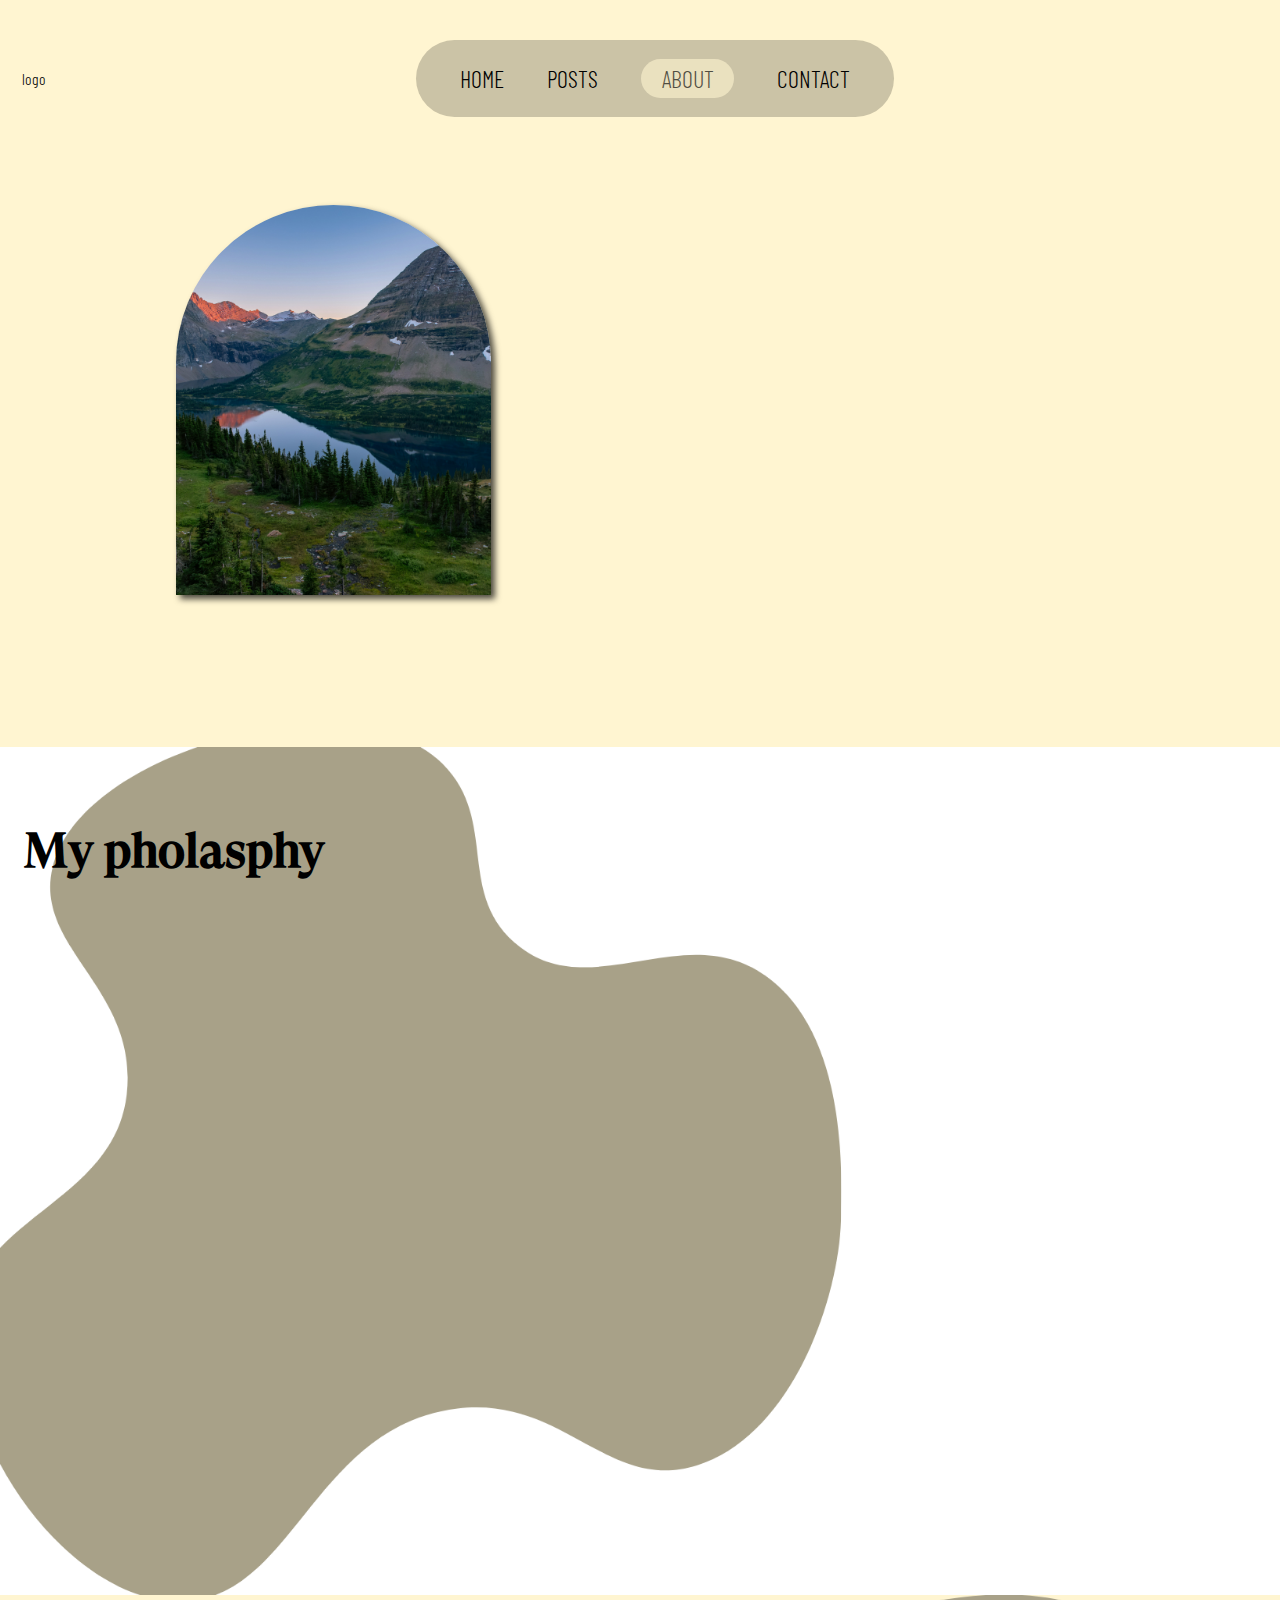
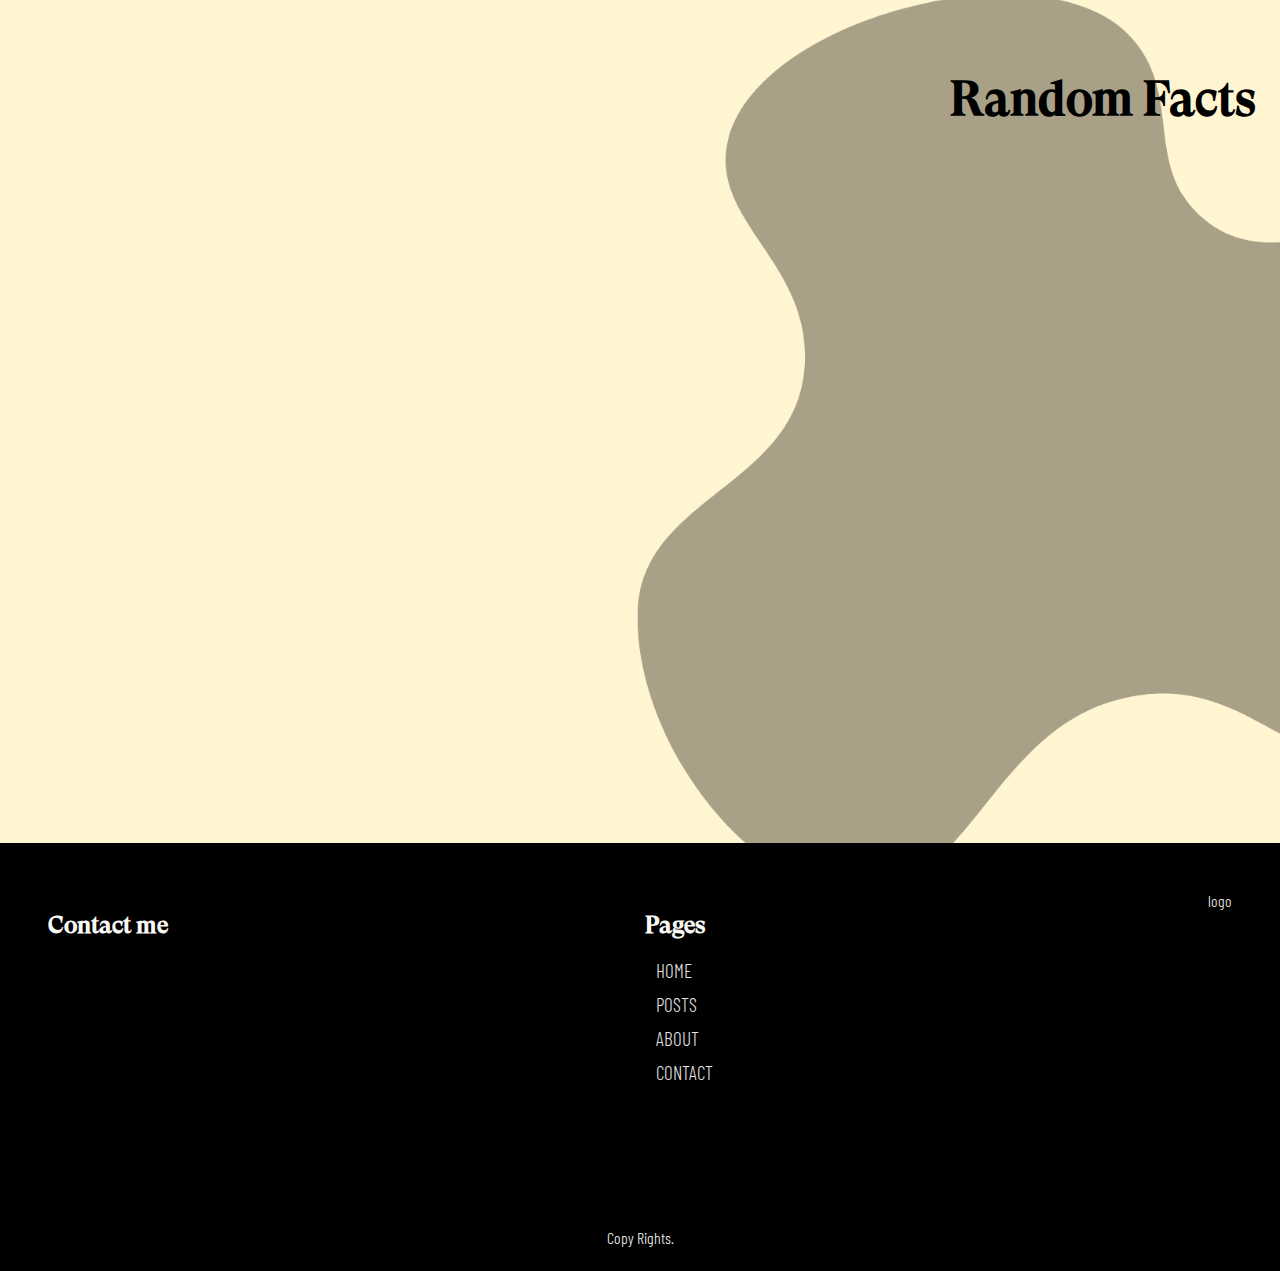
<file: about.html>
<!DOCTYPE html>
<html lang="en">

<head>
    <meta charset="UTF-8">
    <meta name="viewport" content="width=device-width, initial-scale=1.0">
    <title>About</title>
    <link rel="stylesheet" href="style.css">
    <link rel="stylesheet" href="about.css">
    <link rel="preconnect" href="https://fonts.googleapis.com">
    <link rel="preconnect" href="https://fonts.gstatic.com" crossorigin>
    <link
        href="https://fonts.googleapis.com/css2?family=Merriweather:ital,wght@0,300;0,400;0,700;0,900;1,300;1,400;1,700;1,900&display=swap"
        rel="stylesheet">
    <link
        href="https://fonts.googleapis.com/css2?family=Barlow+Condensed:ital,wght@0,100;0,200;0,300;0,400;0,500;0,600;0,700;0,800;0,900;1,100;1,200;1,300;1,400;1,500;1,600;1,700;1,800;1,900&family=Merriweather:ital,wght@0,300;0,400;0,700;0,900;1,300;1,400;1,700;1,900&display=swap"
        rel="stylesheet">
</head>

<body>

    <div class="header">
        <span class="logo">logo</span>
        <div class="nav-bar-wrapper">
            <div class="nav-bar">
                <a class="nav-link" href="index.html">HOME</a>
                <a class="nav-link" href="posts.html">POSTS</a>
                <a class="nav-link" href="about.html">ABOUT</a>
                <a class="nav-link" href="contact.html">CONTACT</a>
            </div>
        </div>
    </div>


    <div class="about-me-intro">
        <div class="profile-img"><img alt="Profile Img" src="imgs\gantavya-bhatt-oXUClTxxVFQ-unsplash.jpg"></div>
        <p class="animated-p">At Aurora Designs, we believe in transforming everyday moments into extraordinary experiences. Our
            innovative approach blends cutting-edge technology with timeless elegance, creating solutions that not only
            meet but exceed expectations. From dynamic interfaces to intuitive user experiences, our team is dedicated
            to crafting designs that inspire and captivate. Discover how Aurora Designs can elevate your brand and leave
            a lasting impression.
        </p>
    </div>



    <div class="philosophy">
        <h1>My pholasphy</h1>
        <div class="animated-p about-lists">
            <ul class="animated-p philosophy-list" >
                <li><img>1</li>
                <li>There is no regrests lessons only </li>
                <li><img>2</li>
                <li>There is no regrests lessons only </li>
                <li><img>3</li>
                <li>There is no regrests lessons only </li>
                <li><img>4</li>
                <li>There is no regrests lessons only </li>
            </ul>
        </div>
    </div>

    <div class="random-facts">
        <h1 class="random-header">Random Facts</h1>
        <div class="animated-p about-lists">
            <ul class="animated-p random-facts-list">
                <li><img>1</li>
                <li>There is no regrests lessons only </li>
                <li><img>2</li>
                <li>There is no regrests lessons only </li>
                <li><img>3</li>
                <li>There is no regrests lessons only </li>
                <li><img>4</li>
                <li>There is no regrests lessons only </li>
            </ul>


        </div>

    </div>
    <div class="footer">
        <div class="contact-me">
            <h2 class="footer-title">Contact me</h2>
        </div>
        <div class="site-map">
            <h2 class="footer-title">Pages</h2>
            <ul>
                <li><a href="index.html">HOME</a></li>
                <li><a href="posts.html">POSTS</a></li>
                <li><a href="about.html">ABOUT</a></li>
                <li><a href="contact.html">CONTACT</a></li>
            </ul>
        </div>
        <div class="logo-side">
            <span class="logo">logo</span>
        </div>
    </div>

    <div class="copy-right">
        Copy Rights.
    </div>
    <script src="script.js"></script>
</body>

</html>
</file>
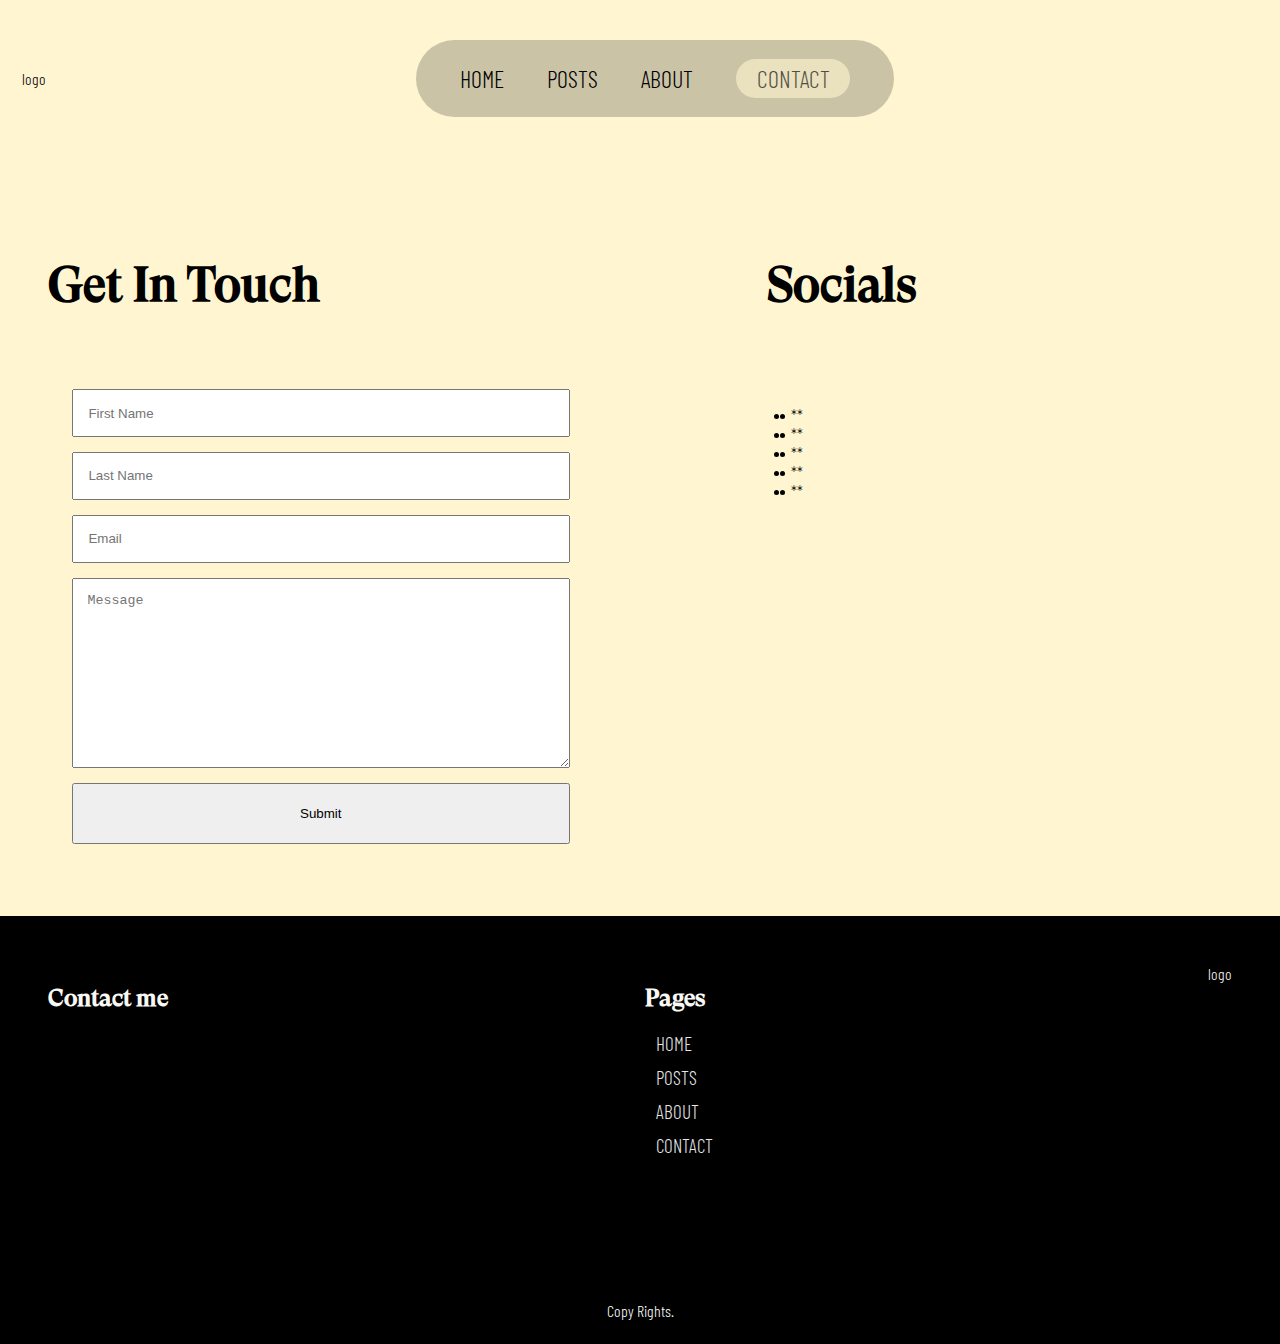
<file: contact.html>
<!DOCTYPE html>
<html lang="en">

<head>
    <meta charset="UTF-8">
    <meta name="viewport" content="width=device-width, initial-scale=1.0">
    <title>Contact</title>
    <link rel="stylesheet" href="style.css">
    <link rel="preconnect" href="https://fonts.googleapis.com">
    <link rel="preconnect" href="https://fonts.gstatic.com" crossorigin>
    <link
        href="https://fonts.googleapis.com/css2?family=Merriweather:ital,wght@0,300;0,400;0,700;0,900;1,300;1,400;1,700;1,900&display=swap"
        rel="stylesheet">
    <link
        href="https://fonts.googleapis.com/css2?family=Barlow+Condensed:ital,wght@0,100;0,200;0,300;0,400;0,500;0,600;0,700;0,800;0,900;1,100;1,200;1,300;1,400;1,500;1,600;1,700;1,800;1,900&family=Merriweather:ital,wght@0,300;0,400;0,700;0,900;1,300;1,400;1,700;1,900&display=swap"
        rel="stylesheet">
</head>

<body>
    <div class="header">
        <span class="logo">logo</span>
        <div class="nav-bar-wrapper">
        <div class="nav-bar">
            <a class="nav-link" href="index.html">HOME</a>
            <a class="nav-link" href="posts.html">POSTS</a>
            <a class="nav-link" href="about.html">ABOUT</a>
            <a class="nav-link" href="contact.html">CONTACT</a>
        </div>
        </div>
    </div>
    <div class="contact-wrapper">
        <div class="contact">
            <div>
                <h1>Get In Touch</h1>
                <form>
                    <div class="contact-form">

                        <input class="input-style" id="fname" placeholder="First Name" type="text">
                        <input class="input-style" id="lname" placeholder="Last Name" type="text">
                        <section id="error-name" style="display:none;"> </section>

                        <input class="input-style" id="email" placeholder="Email" type="email">
                        <section id="error-mail" style="display:none;"> </section>

                        <textarea class="input-style" id="message-box" placeholder="Message"></textarea>
                        <section id="error-msg" style="display:none;"> </section>

                        <button id="submit-btn" type="submit">Submit</button>

                    </div>
                </form>

            </div>

            <div class="socials">
                <h1>Socials</h1>
                <div>
                    <ul class="socials-logos">
                        <li>*</li>
                        <li>*</li>
                        <li>*</li>
                        <li>*</li>
                        <li>*</li>
                    </ul>
                    <ul class="socials-text">
                        <li>*</li>
                        <li>*</li>
                        <li>*</li>
                        <li>*</li>
                        <li>*</li>
                    </ul>
                </div>

            </div>
        </div>
    </div>

    <div class="footer">
        <div class="contact-me">
            <h2 class="footer-title">Contact me</h2>
        </div>
        <div class="site-map">
            <h2 class="footer-title">Pages</h2>
            <ul>
                <li><a href="index.html">HOME</a></li>
                <li><a href="posts.html">POSTS</a></li>
                <li><a href="about.html">ABOUT</a></li>
                <li><a href="contact.html">CONTACT</a></li>
            </ul>
        </div>
        <div class="logo-side">
            <span class="logo">logo</span>
        </div>
    </div>

    <div class="copy-right">
        Copy Rights.
    </div>
    <script src="script.js"></script>
</body>
 
</html>
</file>
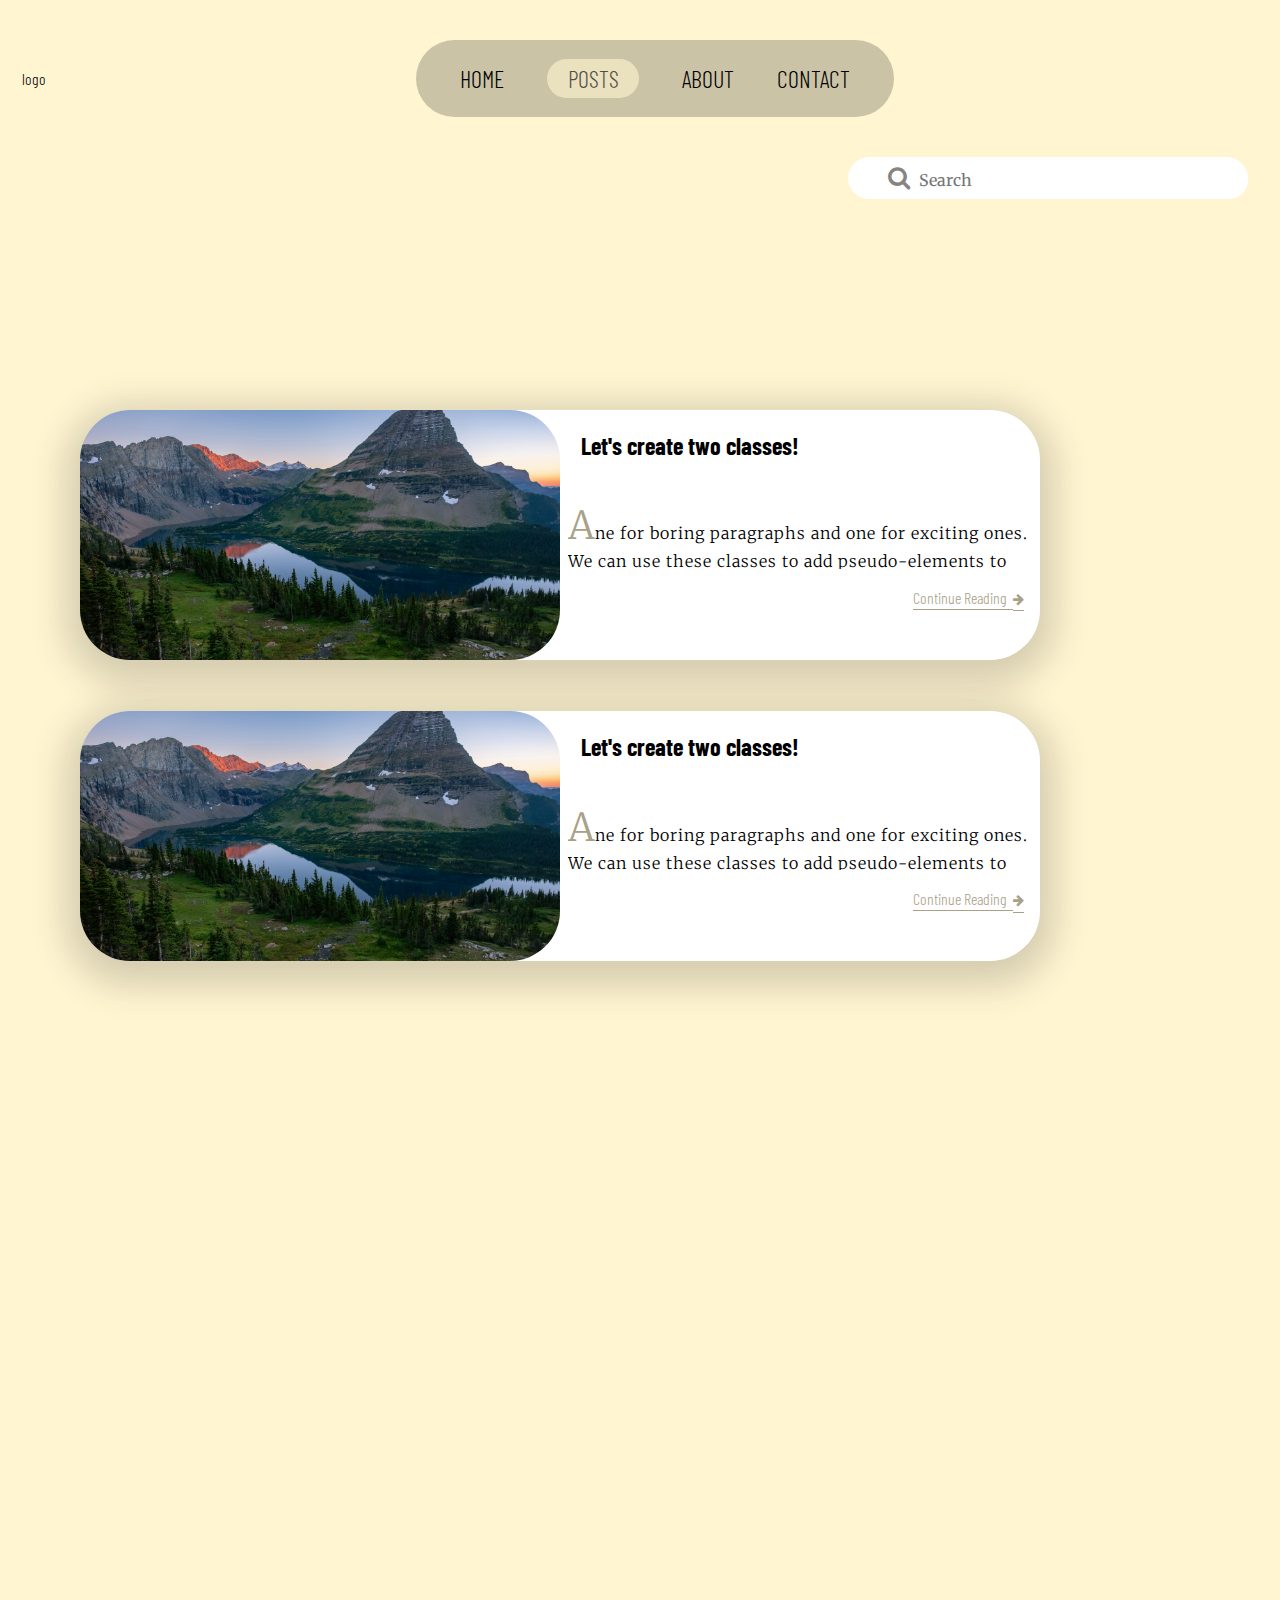
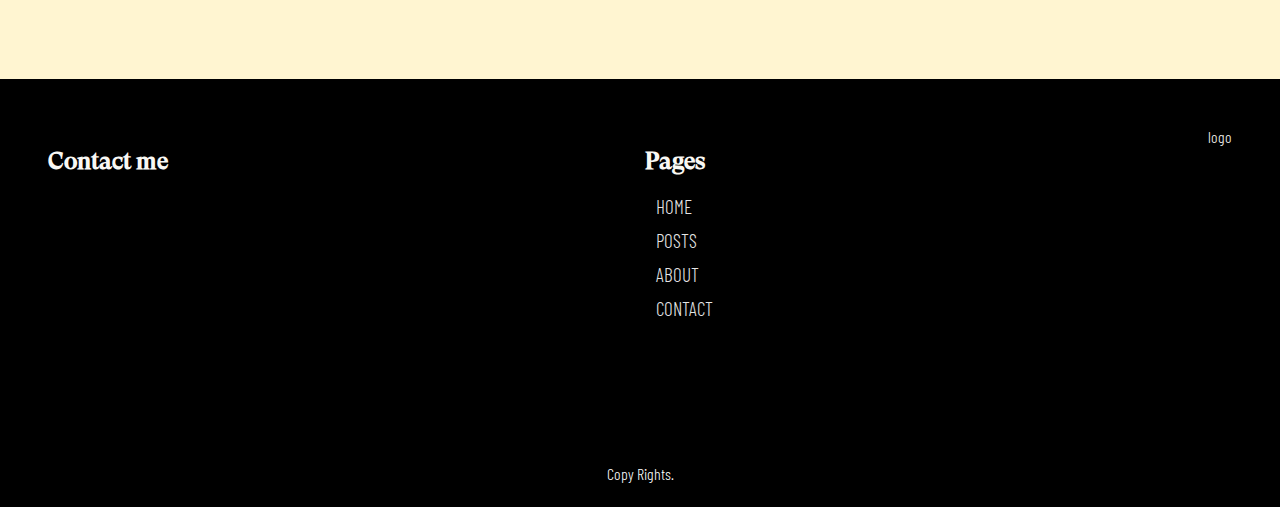
<file: posts.html>
<!DOCTYPE html>
<html lang="en">

<head>
    <meta charset="UTF-8">
    <meta name="viewport" content="width=device-width, initial-scale=1.0">
    <title>Posts</title>
    <link rel="stylesheet" href="style.css">
    <link rel="stylesheet" href="posts.css">
    <link rel="preconnect" href="https://fonts.googleapis.com">
    <link rel="preconnect" href="https://fonts.gstatic.com" crossorigin>
    <link
        href="https://fonts.googleapis.com/css2?family=Merriweather:ital,wght@0,300;0,400;0,700;0,900;1,300;1,400;1,700;1,900&display=swap"
        rel="stylesheet">
    <link
        href="https://fonts.googleapis.com/css2?family=Barlow+Condensed:ital,wght@0,100;0,200;0,300;0,400;0,500;0,600;0,700;0,800;0,900;1,100;1,200;1,300;1,400;1,500;1,600;1,700;1,800;1,900&family=Merriweather:ital,wght@0,300;0,400;0,700;0,900;1,300;1,400;1,700;1,900&display=swap"
        rel="stylesheet">
    <link rel="stylesheet" href="https://cdnjs.cloudflare.com/ajax/libs/font-awesome/4.7.0/css/font-awesome.min.css" />
   
</head>
</head>

<body>

    <div class="header">
        <span class="logo">logo</span>
        <div class="nav-bar-wrapper">
            <div class="nav-bar">
                <a class="nav-link" href="index.html">HOME</a>
                <a class="nav-link" href="posts.html">POSTS</a>
                <a class="nav-link" href="about.html">ABOUT</a>
                <a class="nav-link" href="contact.html">CONTACT</a>
            </div>
        </div>
    </div>
    <div class="search-bar-wraper">
        <i class="fa fa-search"></i><input class="search-bar" placeholder="Search">
    </div>

    <div class="posts-wrapper">
        <div class="a-post-box">
            <div class="post-img">
                <img src="imgs/gantavya-bhatt-oXUClTxxVFQ-unsplash.jpg">
            </div>
            <h2>Let's create two classes!</h2>
            <p><span class="fisrt-Leter">A</span>ne for boring paragraphs and one for exciting ones. We can use
                these
                classes to add pseudo-elements to the end of paragraphs.
                Let's create two classes: one for boring paragraphs and one for exciting ones. We can use these
                Let's create two classes: one for boring paragraphs and one for exciting ones.
            <div class="cr-link"><a href="#">Continue Reading &nbsp;</a><i class="fa fa-arrow-right"></i></div>
            </p>
        </div>

        <div class="a-post-box">
            <div class="post-img">
                <img src="imgs/gantavya-bhatt-oXUClTxxVFQ-unsplash.jpg">
            </div>
            <h2>Let's create two classes!</h2>
            <p><span class="fisrt-Leter">A</span>ne for boring paragraphs and one for exciting ones. We can use
                these
                classes to add pseudo-elements to the end of paragraphs.
                Let's create two classes: one for boring paragraphs and one for exciting ones. We can use these
                Let's create two classes: one for boring paragraphs and one for exciting ones.
            <div class="cr-link"><a href="#">Continue Reading &nbsp;</a><i class="fa fa-arrow-right"></i></div>
            </p>
        </div>


        <div class="a-post-box">
            <div class="post-img">
                <img src="imgs/gantavya-bhatt-oXUClTxxVFQ-unsplash.jpg">
            </div>
            <h2>Let's create two classes!</h2>
            <p><span class="fisrt-Leter">A</span>ne for boring paragraphs and one for exciting ones. We can use
                these
                classes to add pseudo-elements to the end of paragraphs.
                Let's create two classes: one for boring paragraphs and one for exciting ones. We can use these
                Let's create two classes: one for boring paragraphs and one for exciting ones.
            <div class="cr-link"><a href="#">Continue Reading &nbsp;</a><i class="fa fa-arrow-right"></i></div>
            </p>
        </div>

        <div class="a-post-box">
            <div class="post-img">
                <img src="imgs/gantavya-bhatt-oXUClTxxVFQ-unsplash.jpg">
            </div>
            <h2>Let's create two classes!</h2>
            <p><span class="fisrt-Leter">A</span>ne for boring paragraphs and one for exciting ones. We can use
                these
                classes to add pseudo-elements to the end of paragraphs.
                Let's create two classes: one for boring paragraphs and one for exciting ones. We can use these
                Let's create two classes: one for boring paragraphs and one for exciting ones.
            <div class="cr-link"><a href="#">Continue Reading &nbsp;</a><i class="fa fa-arrow-right"></i></div>
            </p>
        </div>
    </div>


    <div class="footer">
        <div class="contact-me">
            <h2 class="footer-title">Contact me</h2>
        </div>
        <div class="site-map">
            <h2 class="footer-title">Pages</h2>
            <ul>
                <li><a href="index.html">HOME</a></li>
                <li><a href="posts.html">POSTS</a></li>
                <li><a href="about.html">ABOUT</a></li>
                <li><a href="contact.html">CONTACT</a></li>
            </ul>
        </div>
        <div class="logo-side">
            <span class="logo">logo</span>
        </div>
    </div>

    <div class="copy-right">
        Copy Rights.
    </div>
    <script src="script.js"></script>

</body>

</html>
</file>
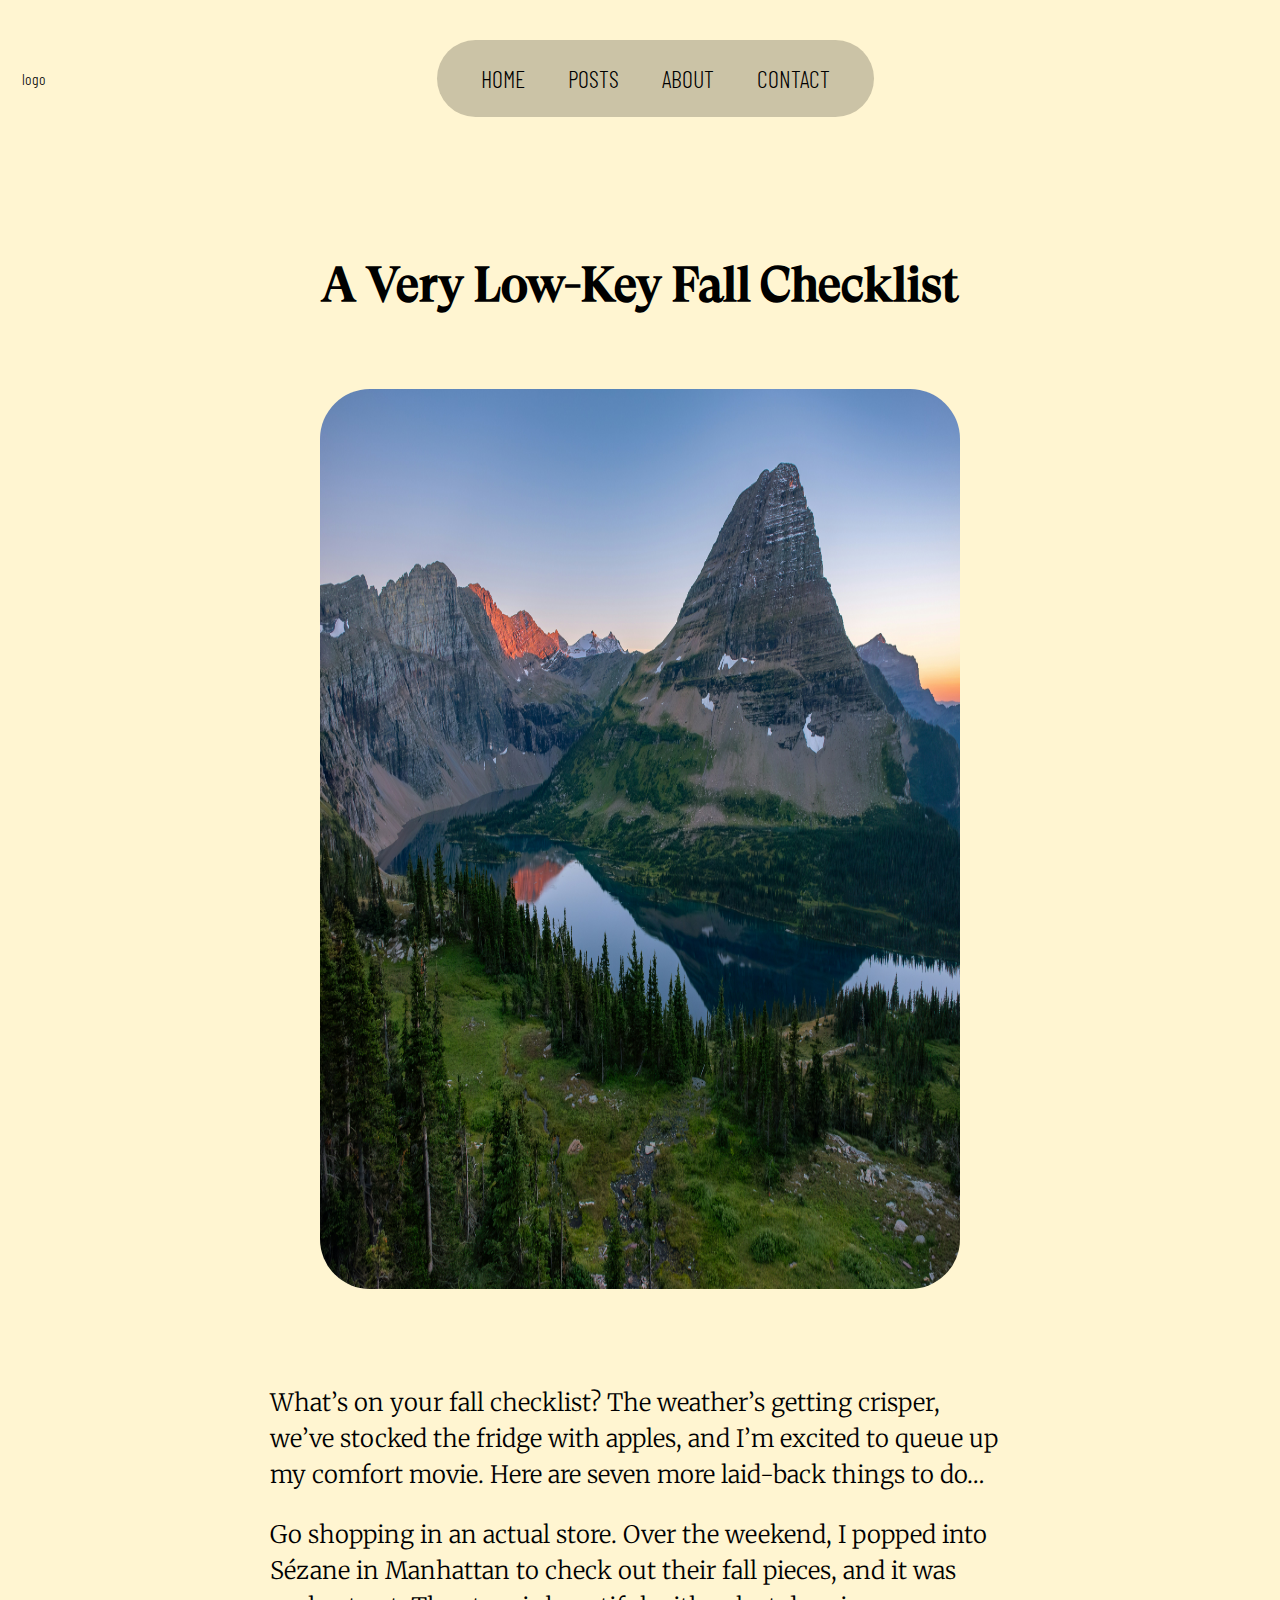
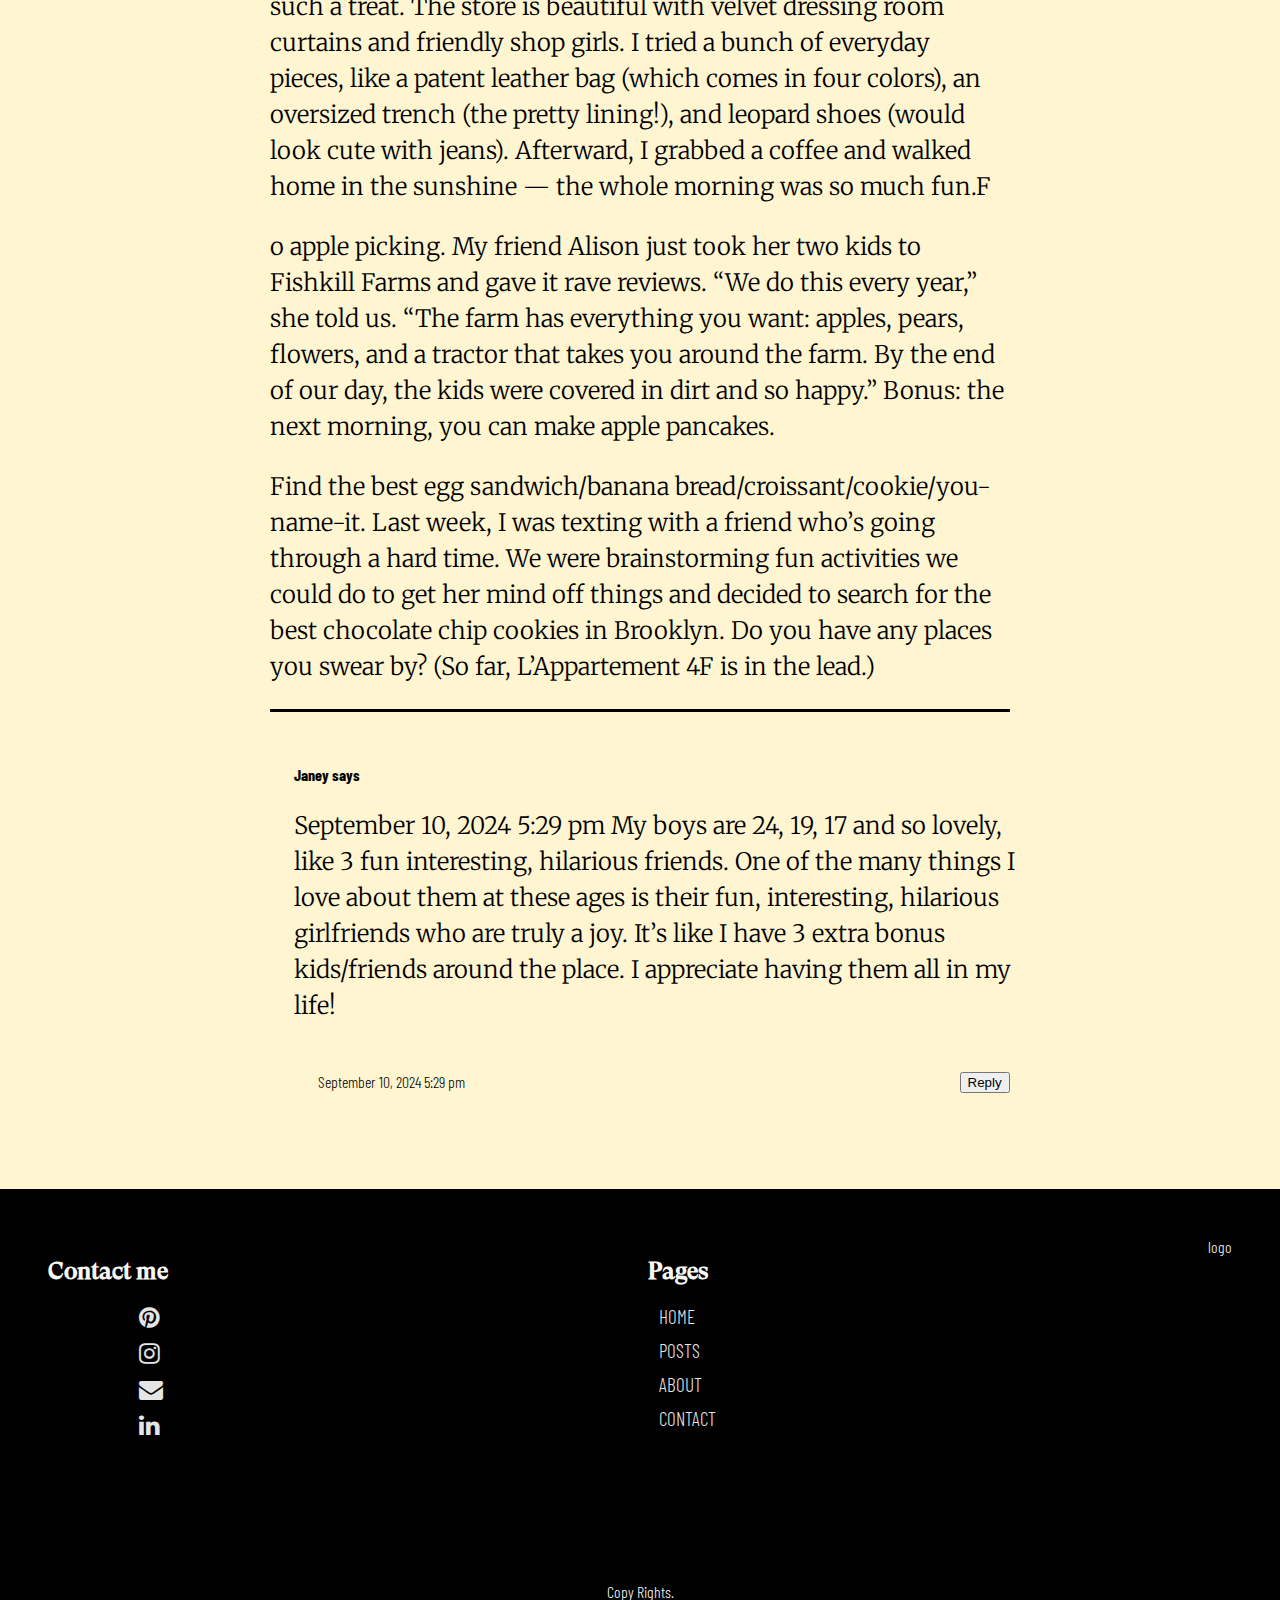
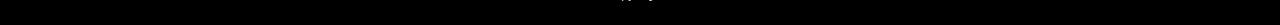
<file: postView.html>
<!DOCTYPE html>
<html lang="en">

<head>
    <meta charset="UTF-8">
    <meta name="viewport" content="width=device-width, initial-scale=1.0">
    <title>Post View</title>
    <link rel="stylesheet" href="style.css">
    <link rel="stylesheet" href="posts.css">
    <link rel="preconnect" href="https://fonts.googleapis.com">
    <link rel="preconnect" href="https://fonts.gstatic.com" crossorigin>
    <link
        href="https://fonts.googleapis.com/css2?family=Merriweather:ital,wght@0,300;0,400;0,700;0,900;1,300;1,400;1,700;1,900&display=swap"
        rel="stylesheet">
    <link
        href="https://fonts.googleapis.com/css2?family=Barlow+Condensed:ital,wght@0,100;0,200;0,300;0,400;0,500;0,600;0,700;0,800;0,900;1,100;1,200;1,300;1,400;1,500;1,600;1,700;1,800;1,900&family=Merriweather:ital,wght@0,300;0,400;0,700;0,900;1,300;1,400;1,700;1,900&display=swap"
        rel="stylesheet">
    <link rel="stylesheet" href="https://cdnjs.cloudflare.com/ajax/libs/font-awesome/4.7.0/css/font-awesome.min.css" />

</head>

<body>
    <div class="header">
        <span class="logo">logo</span>

        <div class="nav-bar-wrapper">
            <div class="nav-bar">
                <a class="nav-link" href="index.html">HOME</a>
                <a class="nav-link" href="posts.html">POSTS</a>
                <a class="nav-link" href="about.html">ABOUT</a>
                <a class="nav-link" href="contact.html">CONTACT</a>
            </div>
        </div>
    </div>


    <div class="post-body-wrapper">
        <div claas="post-header">
            <h1 class="post-title">A Very Low-Key Fall Checklist</h1>
          
            <div class="post-img-warpper">
                <img alt="post img" src="imgs\gantavya-bhatt-oXUClTxxVFQ-unsplash.jpg">
            </div>


        </div>


        <div class="post-body">
            <p class="body-pargrap">What’s on your fall checklist? The weather’s getting crisper, we’ve stocked the
                fridge
                with apples, and I’m excited to queue up my comfort movie. Here are seven more laid-back things to do…
            </p>
            <p>Go shopping in an actual store. Over the weekend, I popped into Sézane in Manhattan to check out their
                fall
                pieces, and it was such a treat. The store is beautiful with velvet dressing room curtains and friendly
                shop
                girls. I tried a bunch of everyday pieces, like a patent leather bag (which comes in four colors), an
                oversized trench (the pretty lining!), and leopard shoes (would look cute with jeans). Afterward, I
                grabbed
                a coffee and walked home in the sunshine — the whole morning was so much fun.F</p>

            <p>o apple picking. My friend Alison just took her two kids to Fishkill Farms and gave it rave reviews. “We
                do
                this every year,” she told us. “The farm has everything you want: apples, pears, flowers, and a tractor
                that
                takes you around the farm. By the end of our day, the kids were covered in dirt and so happy.” Bonus:
                the
                next morning, you can make apple pancakes.</p>

            <p>Find the best egg sandwich/banana bread/croissant/cookie/you-name-it. Last week, I was texting with a
                friend
                who’s going through a hard time. We were brainstorming fun activities we could do to get her mind off
                things
                and decided to search for the best chocolate chip cookies in Brooklyn. Do you have any places you swear
                by?
                (So far, L’Appartement 4F is in the lead.)</p>

                <hr class="header-divider">

                <div class="comment-section">
                    <h4 class="user-name">Janey says</h4>
                    <p class="comment-content">
                        September 10, 2024 5:29 pm
                        My boys are 24, 19, 17 and so lovely, like 3 fun interesting, hilarious friends. One of the many things
                        I love about them at these ages is their fun, interesting, hilarious girlfriends who are truly a joy.
                        It’s like I have 3 extra bonus kids/friends around the place. I appreciate having them all in my life!
                    </p>
                    <div class="date-section">
                        <span class="date">September 10, 2024 5:29 pm</span>
                         <button class="reply-btn">Reply</button>
                    </div>
        
                </div>
        </div>


    </div>



    <div class="footer">
        <div class="contact-me">
            <h2 class="footer-title">Contact me</h2>
            <ul class="socials">
                <li> <a><i class="fa fa-pinterest"></i></li></a>
                <li><a><i class="fa fa-instagram"></i></a> </li>
                <li> <a><i class="fa fa-envelope"></i></a></li>
                <li> <a><i class="fa fa-linkedin"></i></a></li>

            </ul>
        </div>
        <div class="site-map">
            <h2 class="footer-title">Pages</h2>
            <ul>
                <li><a href="index.html">HOME</a></li>
                <li><a href="posts.html">POSTS</a></li>
                <li><a href="about.html">ABOUT</a></li>
                <li><a href="contact.html">CONTACT</a></li>
            </ul>
        </div>
        <div class="logo-side">
            <span class="logo">logo</span>
        </div>
    </div>

    <div class="copy-right">
        Copy Rights.
    </div>


</body>

</html>
</file>
<file: style.css>
body,
html {
  padding: 0;
  margin: 0;
  font-family: "Barlow Condensed", sans-serif;
  font-weight: 300;
  font-style: normal;
  background-color: #fff5d1;
  overflow-x: hidden;
}

@font-face {
  font-family: "GT Super";
  src: url("fonts/GT-Super-Display-Medium-Trial.otf") format("opentype");
}

div {
  padding: 1.5rem;
}

h1 {
  font-family: "GT Super", sans-serif;
  font-size: 3rem;
  line-height: 6rem;

}

p {
  font-family: "Merriweather";
  font-size: 1.5rem;
  line-height: 1.5em;
}
.subtitle {
  font-size: 3rem;
}

.header {
  padding: 1rem;
  display: flex;
  align-items: center;
}

.auto-type{
  margin-left:20px;
}

.logo {
  margin-left: 0.4rem;
  margin-right: auto;
}

.nav-bar-wrapper{
   flex-grow: 1;
   display: flex;
   justify-content: center;
}
.nav-bar {
  max-width: 30rem;
  text-align: center;
  border-radius: 50px;
  /* background-color: #a8a188; */
  background-color: rgb(168, 161, 136,0.6);
}
.nav-bar > a {
  font-size: 1.5rem;
  margin-right: 20px;
  margin-left: 20px;
  text-decoration: none;
  color: rgb(0, 0, 0);
  position: relative;
  transition: 0.5s;
}


/* .nav-bar > a::after {
    content: '';
    position: absolute;
    top: 32px;
    left:0;
    height: 0.09rem;
    width: 0;
    background-color:rgb(0, 0, 0);
    transition: 0.5s;
}
.nav-bar > a:hover::after
{
   width: 100%;
} */

.current-link, .nav-bar > a:hover{
   background-color: #fff5d1;
   border-radius: 50px;
   padding:0.3rem 1.3rem;
   opacity: 0.6;
}



.hero-title {
  font-family: "GT Super", sans-serif;
  display:flex;
  justify-content: center;
  margin-top: 3rem;
  margin-left: 2rem;
  font-size: 9rem;
  padding-bottom: 0;
  line-height: rem;
}

.fav-posts-wrapper {
  position: relative;
  padding: 0;
}

.custom-shape-divider-top-1724784652 {
  position: absolute;
  top: 0;
  left: 0;
  width: 100%;
  overflow: hidden;
  line-height: 0;
  padding: 0;
  transform: rotate(180deg);
  background-color: #f9f8f4;
}

.custom-shape-divider-top-1724784652 svg {
  display: block;
  width: calc(153% + 1.3px);
  height: 173px;
  border: none;
}

.custom-shape-divider-top-1724784652 .shape-fill {
  fill: #fff5d1;
}

@media (max-width: 767px) {
  .custom-shape-divider-top-1724784652 svg {
    width: calc(155% + 1.3px);
    height: 92px;
  }
}



.fav-posts {
  display: grid;
  grid-template-columns: 1fr;
  background-color: #f9f8f4;
  padding: 10rem 2rem;
}

.fav-posts-header {
  grid-column: 1/-1;
  text-align: end;
}

.a-post-box {
  display:grid;
  grid-template-columns:1fr 1fr;
  grid-template-rows:repeat(3, 1fr);
  padding: 0;
  height: 250px;
  max-width: 60rem;
  min-width: 20rem;
  margin: 4vw 3rem;
  border-radius: 50px;
  box-shadow: 0px 10px 35px 15px rgb(51, 51, 51, 0.2);
  /* position: relative;
  top: 50%;
  left:50%;
  transform: translate(-50%,-50%); */
  background-color: #ffff;
  opacity: 0;
  transition: all 1.5s;
}
.show{
  opacity: 1;
}



.post-img{
  /* background-image: url(imgs/gantavya-bhatt-oXUClTxxVFQ-unsplash.jpg); */
   grid-row: 1 / 4;
   grid-column: 1/2;
   padding:0;
   margin:0;
}

.post-img > img {
   height:100%;
   width:100%;
   object-fit: cover;
   border-radius: 50px;
}

.a-post-box > h2 {
  margin: 0;
  padding: 1.3rem;
  grid-row: 1/3;
  grid-column: 2/4;
}
.a-post-box > p {
  font-size: 1rem;
  overflow:hidden;
  margin: 0.5rem;
  line-height: 1.6rem;
  letter-spacing: 1px;
  grid-row: 2/3;
  grid-column: 2/4;
}

.fisrt-Leter{
    font-size:2.4rem;
    line-height: 3rem;
    letter-spacing: 0.02rem;
    color:#a8a188; 
}

.cr-link{
    text-align: end;    
    padding:0.7rem 1rem;
    grid-row: 3/3;
    grid-column: 2/4;
}


.cr-link > a ,i.fa.fa-arrow-right {
    text-decoration: none;
    color:rgb(51, 51, 51);
    position: relative;
    color: #a8a188; 
}
i.fa.fa-arrow-right{
    cursor: pointer;
    font-size: 0.8rem;
}


.cr-link > ::after {
    content: '';
    position: absolute;
    top: 21px;
    left:0;
    height: 0.01rem;
    width: 100%;
    background-color:   #a8a188; 
    transition: 0.5s;
}
.cr-link > i.fa.fa-arrow-right::after{
    top: 16.5px;
}

.latest-posts {
  display: grid;
  grid-template-columns: 1fr 2fr;
  padding: 2rem 9rem;
  padding-bottom: 4rem;
}
.latest-posts-header {
  margin-bottom: 2rem;
}
.latest-posts > div {
  margin: 0.5rem 0;
  padding: 0;
  font-size: 1.4rem;
}
.hrz-line {
  grid-column: 1/-1;
}
hr {
  border: 0;
  height: 2.4px;
  background: #000000;
}


.scroll-section {
  position:fixed;
  height: 100vh; /* Full viewport height */
  overflow: hidden;
}

.logo-show {
  position: absolute;
  top: 50%;
  left: 50%;
  width: 100%;
  height: 100%;
  background: url('imgs/gantavya-bhatt-oXUClTxxVFQ-unsplash.jpg') no-repeat center center;
  background-size: cover;
  transform: translate(-50%, -50%);
  transition: transform 0.5s ease-out, opacity 0.5s ease-out;
 
}

.footer {
  display: flex;
  justify-content: space-between;
  margin: 0;
  background-color: #000000;
  color: #f9f8f4;
  padding-bottom: 5rem;
}

.footer-title {
  font-family: "GT Super", sans-serif;
}
ul {
    padding: 0;
}

i.fa{
   font-size: 1.5rem; 
}

.site-map > ul > li > a, .socials> li > a{
  color: #e5e5e5;
  text-decoration: none;
  cursor: pointer;
  transition: 0.1s;
}
.site-map > ul> li , .socials > li{
  list-style: none;
  margin: 0.7rem;
  font-size: 1.2rem;
}

.site-map> ul> li > a:hover , .socials> li > a:hover{
  color: #b8b8b8;
}

.copy-right {
  background-color: #000000;
  color: #ffff;
  text-align: center;
}




@media (max-width: 1450px) {
  .fav-posts {
    grid-template-columns: 1fr 1fr;
    /* padding:4rem; */
  }
}


@media (max-width: 720px) {
  .nav-bar {
    text-align: end;
  }
  .nav-bar > a {
    margin-right: 2rem;
    margin-left: 0;
  }
  .hero-title {
    margin: 2rem 0.2rem;
    font-size: 2.6rem;
    line-height: 3rem;
  }
  .fav-posts {
    grid-template-columns: 1fr;
    /* padding:4rem; */
  }
  .latest-posts {
    display: grid;
    grid-template-columns: 1fr;
    padding: 4rem;
  }
  .footer {
    display: flex;
    flex-direction: column;
  }
  .a-post-box{
    min-width: 10rem;
    margin:4rem 0.1rem;
    grid-template-rows: 1fr 1fr 2rem 1fr 3rem;
    height: 500px;
  }
  
.post-img{
   grid-row: 1 / 3;
   grid-column: 1/4;
}
.a-post-box > h2 {
  padding:0.3rem;
  grid-row: 3/4;
  grid-column: 1/4;
}
.a-post-box > p {
  padding:0;
  grid-row: 4/5;
  grid-column: 1/4;
}
.cr-link{
  grid-row: 5/6;
  grid-column: 1/4;
}

}


.small-dev-wrapper{
  margin-left:auto;
}
#menu-btn{
  background-color: #fff5d1;
  border: none;
}

.small-dev-menu{
  display: none;
}

.small-dev-menu > ul > li {
  list-style: none;
  margin: 15px;
  transition: 2s;
}

.small-dev-menu > ul > li :hover{
  color: #dbce9f;
}
.nav-link {
    color:#000000;
    text-decoration: none;
    margin: 20px;
    margin-top: 20px;
    font-size: 2rem;
}

.fa.fa-bars{
    font-size: 2.8rem;
    cursor: pointer;
    margin-top: 3vw;
    color: #353431;
    display: none;
}

@media (max-width : 560px){
  .nav-bar{
    display:none;
  }
  .fa.fa-bars{
    display: block;
  }
}
/*              Conatact Style          */

.contact-wrapper {
  padding: 0;
}
.contact {
  display: grid;
  grid-template-columns: 1fr 1fr;
  gap: 45px;
  margin: 0;
}
.socials > div {
  display: flex;
}
.contact-form {
  display: grid;
  grid-template-columns: 1fr;
  gap: 15px;
}
.input-style {
  padding: 0.9rem;
}
#message-box {
  height: 12em;
}

#submit-btn {
  padding: 1.3rem;
}

.socials {
  margin-left: 5rem;
}

.socials > ul {
  margin: 3rem 0.2rem;
}

@media (max-width: 870px) {
  .contact {
    grid-template-columns: 1fr;
  }

  .socials {
    margin-left: 1rem;
  }
}

/* 

sliding animation that is truly not smooth 

.slid-animation {
  animation-name: slid-in;
  animation-duration: 0.5s;
  animation-timing-function: ease-in-out;
  animation-fill-mode: forwards;
}

@keyframes slid-in {
  0% {
    opacity: 0;
    left: 0%;
  }
  20% {
    opacity: 1;
    left: 10%;
  }
  50% {
    opacity: 1;
    left: 20%;
  }
  70% {
    opacity: 1;
    left: 35%;
  }
  85% {
    opacity: 1;
    left: 45%;
  }
  100% {
    opacity: 1;
    left: 50%;
  }
} */
</file>
<file: posts.css>
.space{
    padding:10rem;
}
.posts-wrapper{
    padding: 4rem 2rem;
}


.search-bar-wraper{
    text-align: end;
    margin-left:auto;
    margin-right:2rem;
    max-width: 25rem;
    background-color: rgb(255, 255, 255);
    padding:0;
    border-radius: 50px;
    margin-bottom: 6rem;
}
.search-bar{
    padding: 0.7vw;
    width: 20rem;
    border-radius: 50px;
    border: none;
    font-size: 1rem;
    outline:none;
    font-family: "Merriweather";
}

.show{
    opacity: 1;
  }
.fa.fa-search{
    margin:0.5rem 0;
    color: #848484;
}

@media (max-width:870px){
    .post-wrapper{
        padding:10rem;
    }
}





.post-body-wrapper{
    display: flex;
    align-items: center;
    flex-direction: column;
}

.post-img-warpper{
    height:100vh;
    width:50vw;
    /* width: 100%; */
}

.post-img-warpper > img{
     height:100%;
     width:100%;
     border-radius: 50px;
}

.post-title{
    /* width:100%; */
    text-align: center;
}
.header-divider{
    /* width:100%; */
}
.post-body{
    width:60%;
    max-width: 740px;
}

.date-section{
    display: grid;
    grid-template-columns: 1fr 2fr ;
    
} 

.comment-section{
    width: 100%;
}

.reply-btn{
     margin-left:auto;
}
</file>
<file: about.css>
.about-me-intro{
    display:grid;
    grid-template-columns: 1fr 2fr;
    gap:2rem;
    max-width:70rem;
    position: relative;
    top: 50%;
    left:10%;
    padding-bottom: 8rem;
}

.animated-p{
     padding-top: 5rem;
     position: relative;
     bottom: -200px;
     opacity: 0;
}

.animate{
    animation-name: appear;
    animation-duration: 1s;
    animation-timing-function: ease-out;
    animation-fill-mode: forwards;
}



@keyframes appear{
    0%{
        opacity: 0;
        bottom: -200px;
    }
    70%{
        opacity: 1;
        bottom:15px;
    }

    85%{
        opacity: 1;
        bottom:10px;
    }

    100%{
        opacity: 1;
        bottom: 0;
    }
}





.profile-img{
    height:390px;
    width:auto;
}
.profile-img > img {
   height:100%;
   width:100%;
   object-fit: cover;
   border-top-left-radius: 200px;
   border-top-right-radius: 200px;
   box-shadow: 4px 4px 6px rgb(0,0,0,0.7);
   transition: 1s ease;
}

.profile-img > img:hover{
     cursor:pointer;
     transform:scale(1.2);
}
li {
    list-style: none;
    margin-right:1rem;
    font-size: 1.5rem;
}
.philosophy, .random-facts{
    display:flex;
    flex-direction: column;
    margin:0; 
    height:50rem;
}
.philosophy{
    background-position: start;
    background-image: url(imgs/philosaphy-background.png);
    background-size: cover;
}

.philosophy-list, .random-facts-list{
    display:grid;
    grid-template-columns: 0.2fr 2fr;
    gap:1rem;
    bottom: -200px;
    opacity: 0;
}
.random-facts{
    background-position: center;
    background-size: cover; 
    background-image: url(imgs/random-background.png);
}
.about-imgs{
    position: absolute;
    /* z-index: 1; */
    height: 60vh;
    width:auto;
    overflow: hidden;
}

.about-lists {
    display: flex;
    justify-content: start;
    padding:0;
    bottom: -200px;
    opacity: 0;
}

.about-lists > ul{
    margin-top:70px;
}


.random-header{
    margin-left:auto;
}

.random-facts-list{
    margin-left:auto; 
    text-align: end;
}
.random-svg{
   margin-left: 38.8vw;
   margin-right:0;
}

@media (max-width:520px){
    .about-me-intro{
        grid-template-columns: 1fr;
        margin:2rem ;
        position: static;
    }
    .about-svgs{
        width:auto;
    }
    .philosophy, .random-facts{
        padding:0.5rem;
    }
   
    .random-header{
        margin-right:0;
    }
    .random-facts-list{
        margin-right:0rem;
    }
    .random-svg{
        margin-left: 20vw;
     }
     
}
</file>
